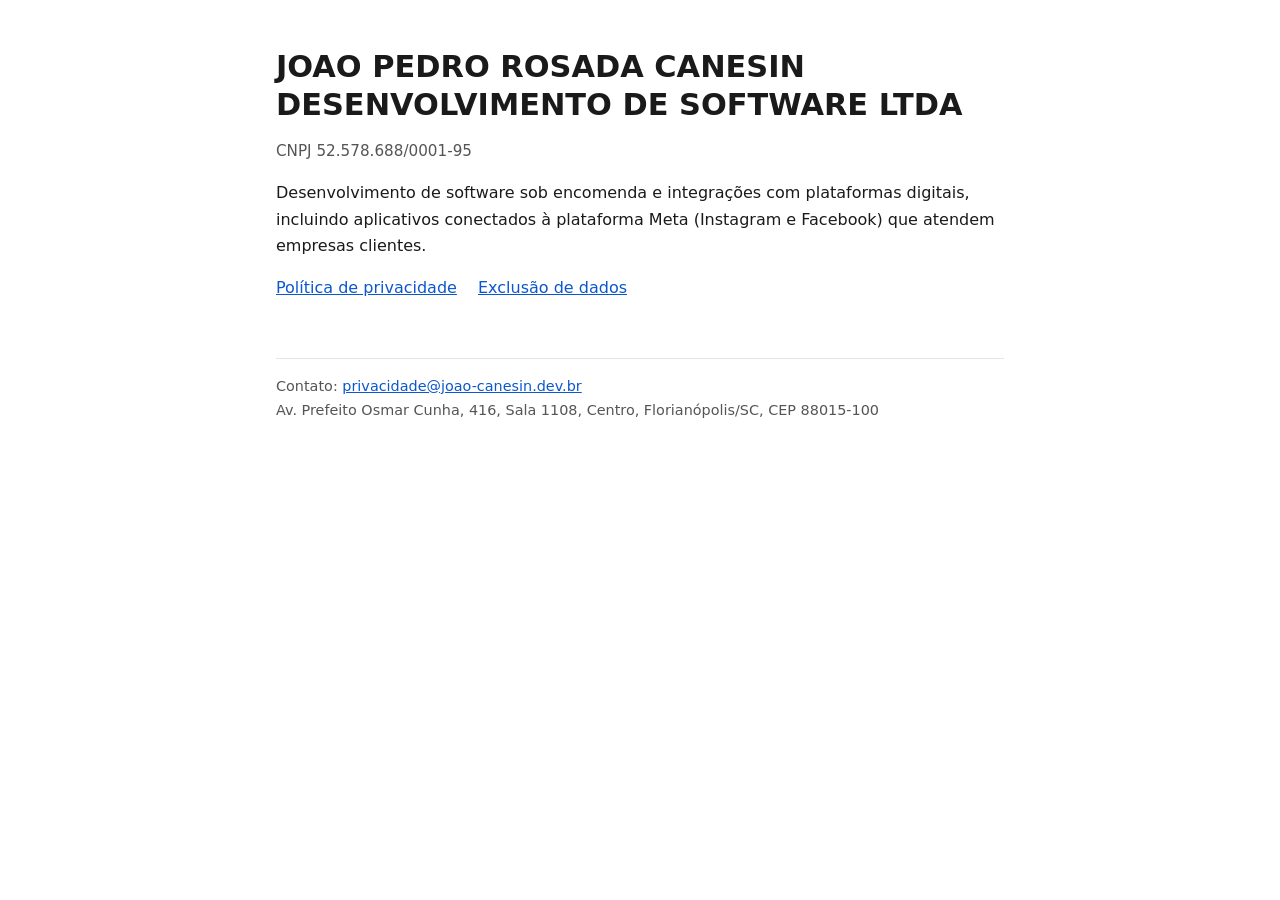
<file: index.html>
<!doctype html>
<html lang="pt-BR">
<head>
<meta charset="utf-8">
<meta name="viewport" content="width=device-width, initial-scale=1">
<title>JOAO PEDRO ROSADA CANESIN DESENVOLVIMENTO DE SOFTWARE LTDA</title>
<link rel="stylesheet" href="/style.css">
</head>
<body>
<main>
  <h1>JOAO PEDRO ROSADA CANESIN DESENVOLVIMENTO DE SOFTWARE LTDA</h1>
  <p class="muted">CNPJ 52.578.688/0001-95</p>
  <p>Desenvolvimento de software sob encomenda e integrações com plataformas digitais, incluindo
  aplicativos conectados à plataforma Meta (Instagram e Facebook) que atendem empresas clientes.</p>
  <nav>
    <a href="/privacidade/">Política de privacidade</a>
    <a href="/exclusao-de-dados/">Exclusão de dados</a>
  </nav>
  <footer>Contato: <a href="mailto:privacidade@joao-canesin.dev.br">privacidade@joao-canesin.dev.br</a><br>Av. Prefeito Osmar Cunha, 416, Sala 1108, Centro, Florianópolis/SC, CEP 88015-100</footer>
</main>
</body>
</html>
</file>
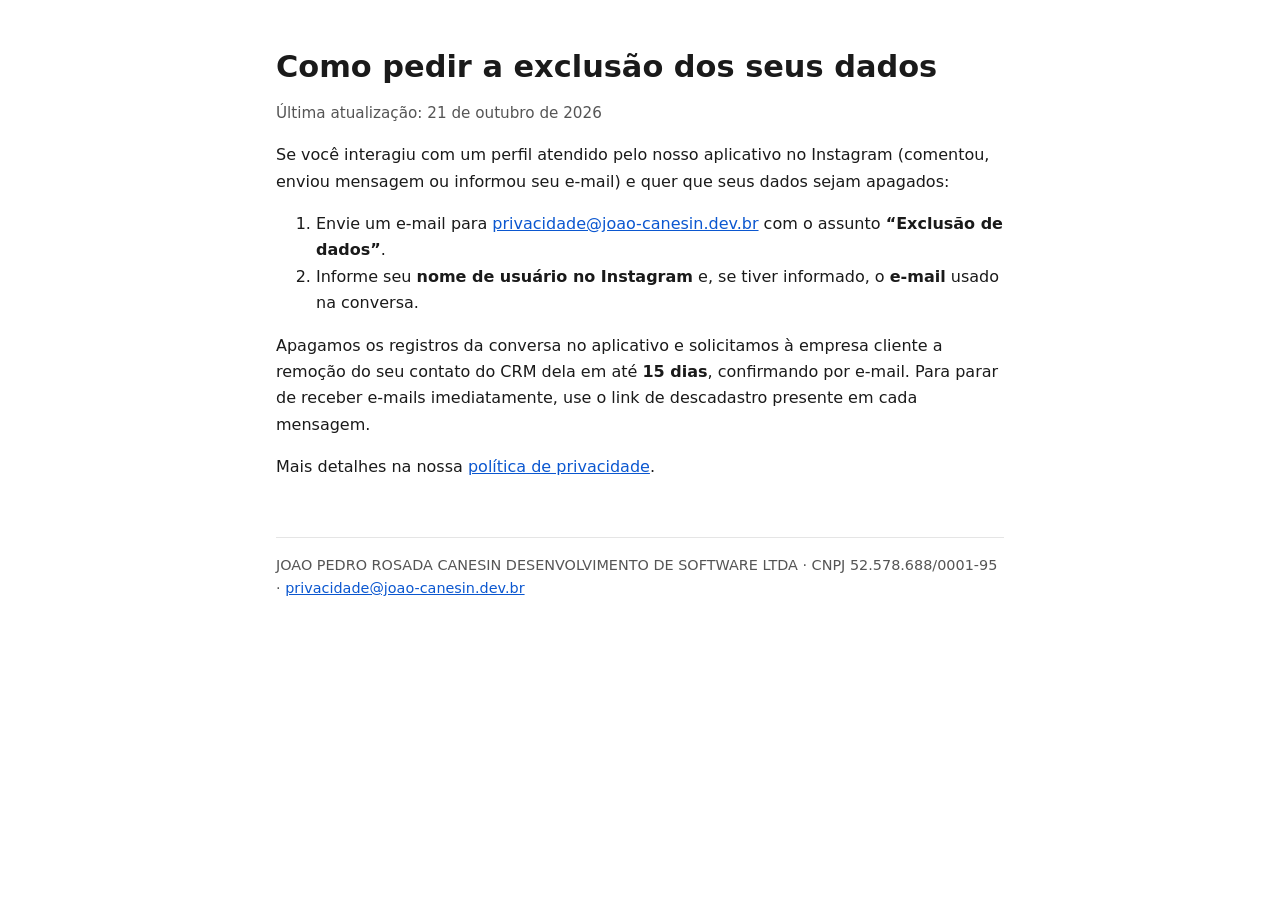
<file: exclusao-de-dados/index.html>
<!doctype html>
<html lang="pt-BR">
<head>
<meta charset="utf-8">
<meta name="viewport" content="width=device-width, initial-scale=1">
<title>Exclusão de dados</title>
<link rel="stylesheet" href="/style.css">
</head>
<body>
<main>
  <h1>Como pedir a exclusão dos seus dados</h1>
  <p class="muted">Última atualização: 21 de outubro de 2026</p>

  <p>Se você interagiu com um perfil atendido pelo nosso aplicativo no Instagram (comentou, enviou
  mensagem ou informou seu e-mail) e quer que seus dados sejam apagados:</p>
  <ol>
    <li>Envie um e-mail para <a href="mailto:privacidade@joao-canesin.dev.br?subject=Exclus%C3%A3o%20de%20dados">privacidade@joao-canesin.dev.br</a>
    com o assunto <strong>“Exclusão de dados”</strong>.</li>
    <li>Informe seu <strong>nome de usuário no Instagram</strong> e, se tiver informado, o
    <strong>e-mail</strong> usado na conversa.</li>
  </ol>
  <p>Apagamos os registros da conversa no aplicativo e solicitamos à empresa cliente a remoção do seu
  contato do CRM dela em até <strong>15 dias</strong>, confirmando por e-mail. Para parar de receber
  e-mails imediatamente, use o link de descadastro presente em cada mensagem.</p>
  <p>Mais detalhes na nossa <a href="/privacidade/">política de privacidade</a>.</p>

  <footer>JOAO PEDRO ROSADA CANESIN DESENVOLVIMENTO DE SOFTWARE LTDA · CNPJ 52.578.688/0001-95 · <a href="mailto:privacidade@joao-canesin.dev.br">privacidade@joao-canesin.dev.br</a></footer>
</main>
</body>
</html>
</file>
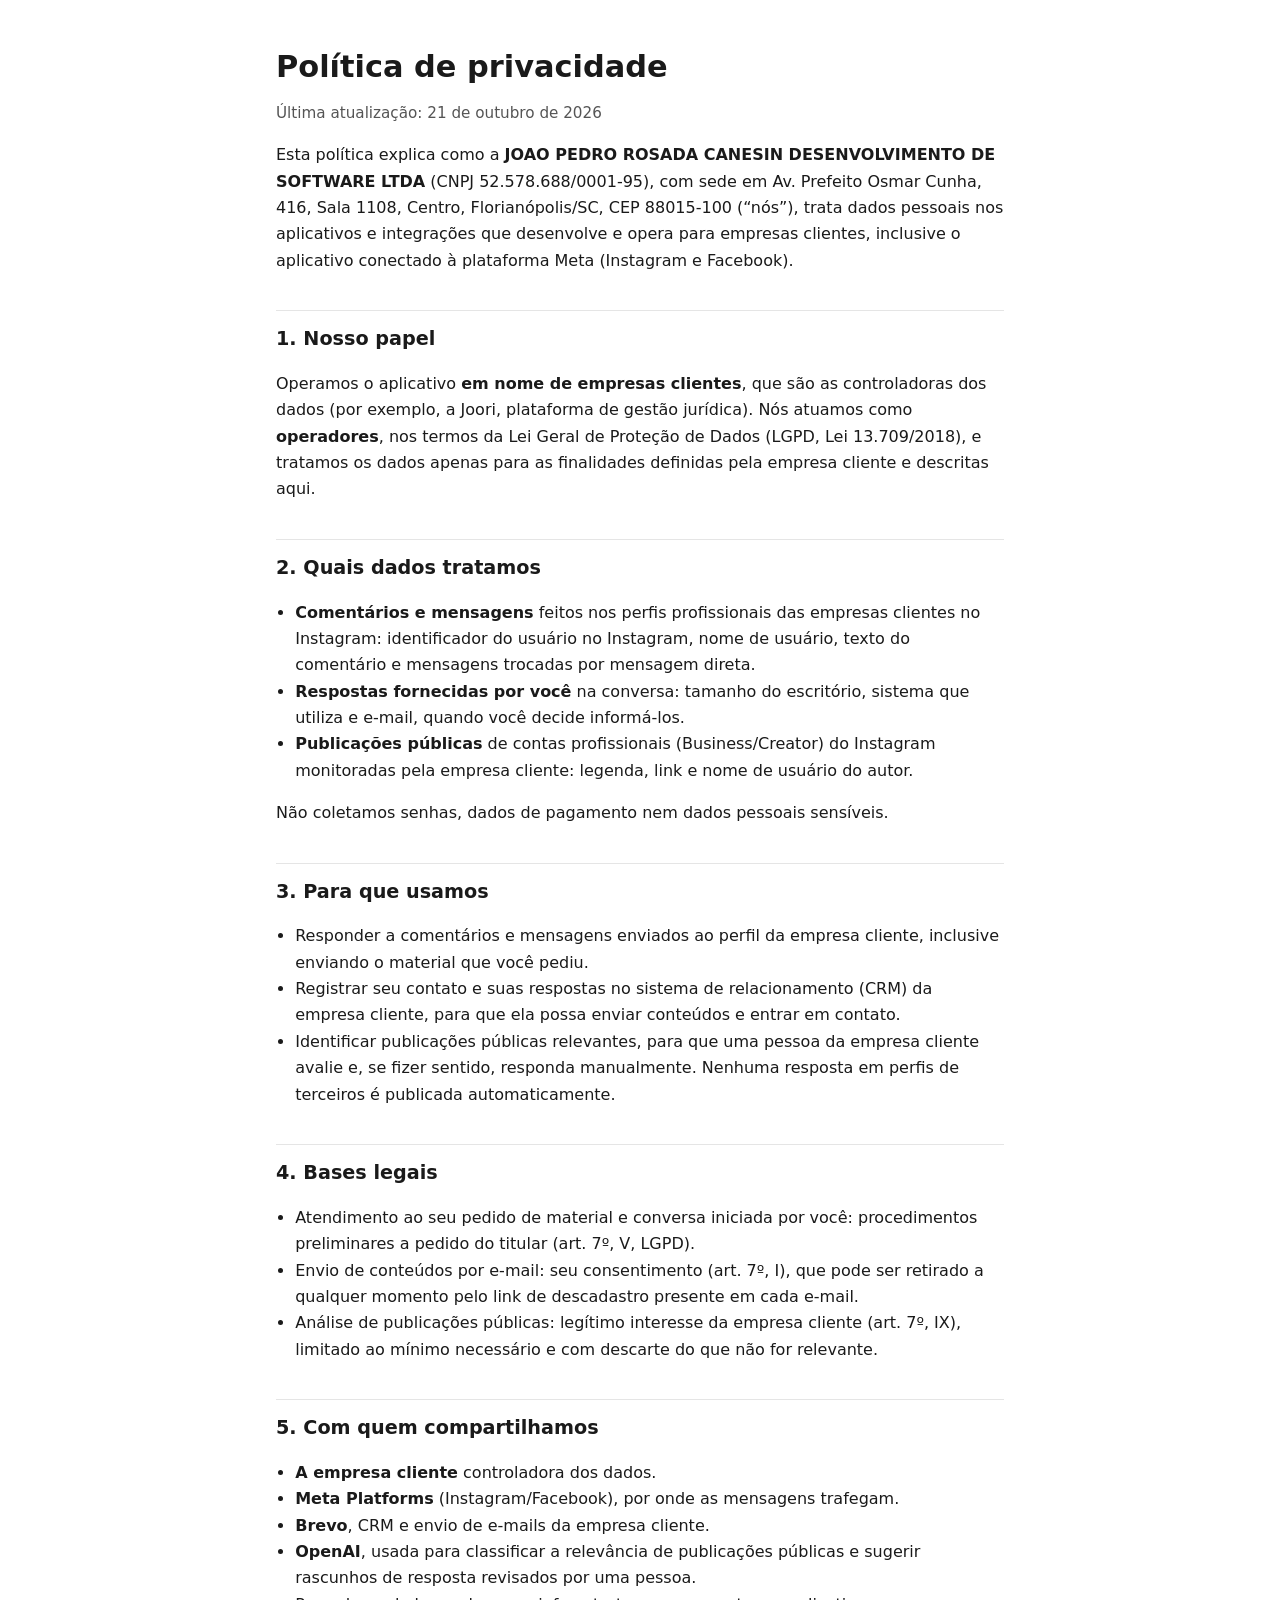
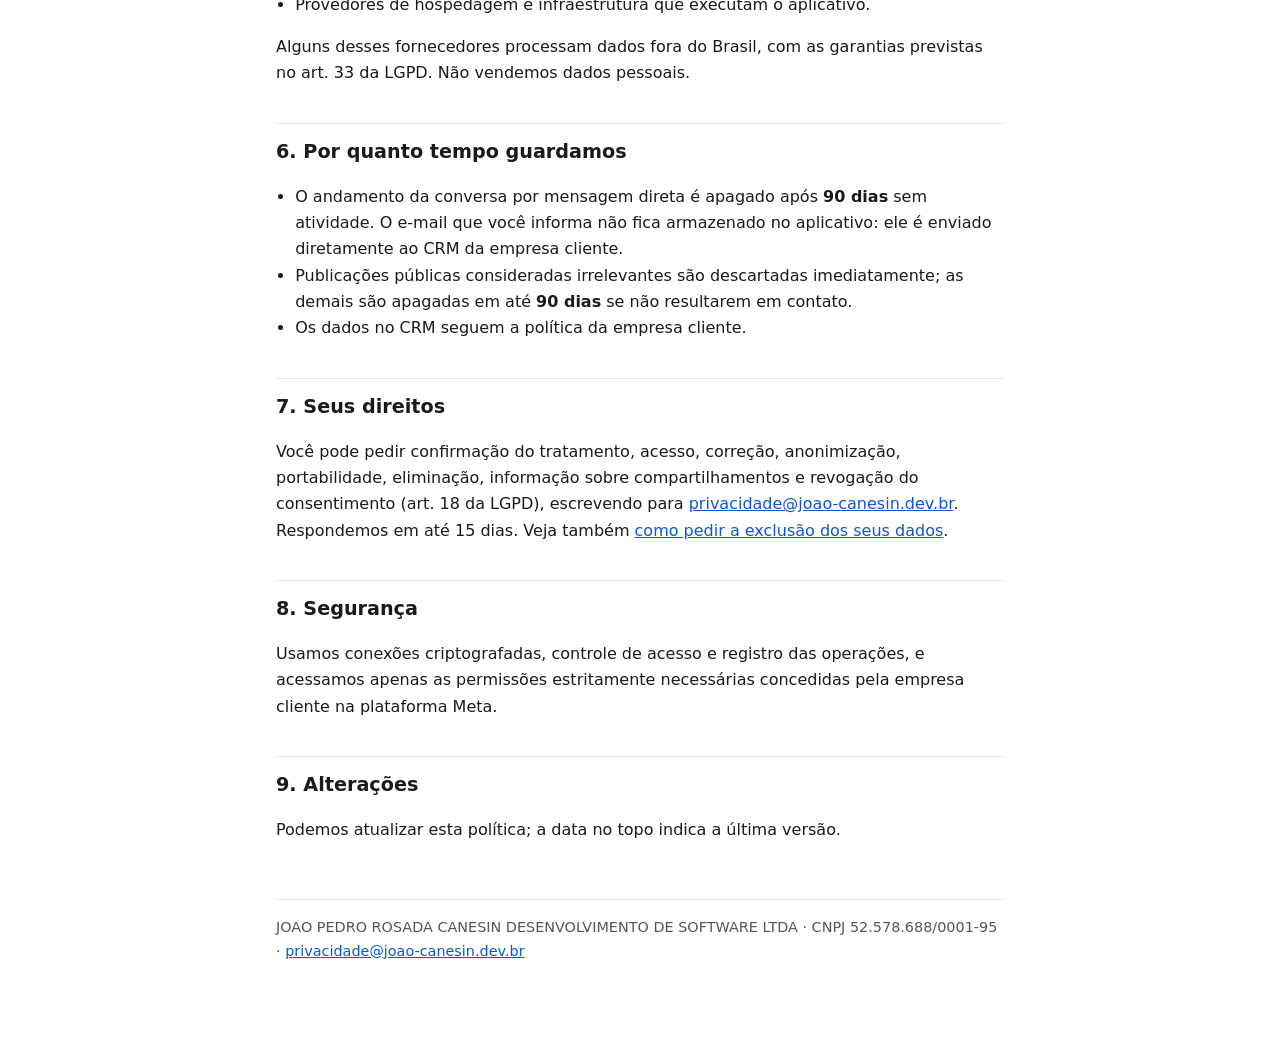
<file: privacidade/index.html>
<!doctype html>
<html lang="pt-BR">
<head>
<meta charset="utf-8">
<meta name="viewport" content="width=device-width, initial-scale=1">
<title>Política de privacidade</title>
<link rel="stylesheet" href="/style.css">
</head>
<body>
<main>
  <h1>Política de privacidade</h1>
  <p class="muted">Última atualização: 21 de outubro de 2026</p>

  <p>Esta política explica como a <strong>JOAO PEDRO ROSADA CANESIN DESENVOLVIMENTO DE SOFTWARE LTDA</strong> (CNPJ 52.578.688/0001-95), com sede em
  Av. Prefeito Osmar Cunha, 416, Sala 1108, Centro, Florianópolis/SC, CEP 88015-100 (“nós”), trata dados pessoais nos aplicativos e integrações que desenvolve e opera
  para empresas clientes, inclusive o aplicativo conectado à plataforma Meta (Instagram e Facebook).</p>

  <h2>1. Nosso papel</h2>
  <p>Operamos o aplicativo <strong>em nome de empresas clientes</strong>, que são as controladoras
  dos dados (por exemplo, a Joori, plataforma de gestão jurídica). Nós atuamos como
  <strong>operadores</strong>, nos termos da Lei Geral de Proteção de Dados (LGPD, Lei 13.709/2018),
  e tratamos os dados apenas para as finalidades definidas pela empresa cliente e descritas aqui.</p>

  <h2>2. Quais dados tratamos</h2>
  <ul>
    <li><strong>Comentários e mensagens</strong> feitos nos perfis profissionais das empresas clientes no
    Instagram: identificador do usuário no Instagram, nome de usuário, texto do comentário e mensagens
    trocadas por mensagem direta.</li>
    <li><strong>Respostas fornecidas por você</strong> na conversa: tamanho do escritório, sistema que
    utiliza e e-mail, quando você decide informá-los.</li>
    <li><strong>Publicações públicas</strong> de contas profissionais (Business/Creator) do Instagram
    monitoradas pela empresa cliente: legenda, link e nome de usuário do autor.</li>
  </ul>
  <p>Não coletamos senhas, dados de pagamento nem dados pessoais sensíveis.</p>

  <h2>3. Para que usamos</h2>
  <ul>
    <li>Responder a comentários e mensagens enviados ao perfil da empresa cliente, inclusive enviando o
    material que você pediu.</li>
    <li>Registrar seu contato e suas respostas no sistema de relacionamento (CRM) da empresa cliente,
    para que ela possa enviar conteúdos e entrar em contato.</li>
    <li>Identificar publicações públicas relevantes, para que uma pessoa da empresa cliente avalie e,
    se fizer sentido, responda manualmente. Nenhuma resposta em perfis de terceiros é publicada
    automaticamente.</li>
  </ul>

  <h2>4. Bases legais</h2>
  <ul>
    <li>Atendimento ao seu pedido de material e conversa iniciada por você: procedimentos preliminares
    a pedido do titular (art. 7º, V, LGPD).</li>
    <li>Envio de conteúdos por e-mail: seu consentimento (art. 7º, I), que pode ser retirado a qualquer
    momento pelo link de descadastro presente em cada e-mail.</li>
    <li>Análise de publicações públicas: legítimo interesse da empresa cliente (art. 7º, IX), limitado
    ao mínimo necessário e com descarte do que não for relevante.</li>
  </ul>

  <h2>5. Com quem compartilhamos</h2>
  <ul>
    <li><strong>A empresa cliente</strong> controladora dos dados.</li>
    <li><strong>Meta Platforms</strong> (Instagram/Facebook), por onde as mensagens trafegam.</li>
    <li><strong>Brevo</strong>, CRM e envio de e-mails da empresa cliente.</li>
    <li><strong>OpenAI</strong>, usada para classificar a relevância de publicações públicas e sugerir
    rascunhos de resposta revisados por uma pessoa.</li>
    <li>Provedores de hospedagem e infraestrutura que executam o aplicativo.</li>
  </ul>
  <p>Alguns desses fornecedores processam dados fora do Brasil, com as garantias previstas no art. 33
  da LGPD. Não vendemos dados pessoais.</p>

  <h2>6. Por quanto tempo guardamos</h2>
  <ul>
    <li>O andamento da conversa por mensagem direta é apagado após <strong>90 dias</strong> sem
    atividade. O e-mail que você informa não fica armazenado no aplicativo: ele é enviado diretamente
    ao CRM da empresa cliente.</li>
    <li>Publicações públicas consideradas irrelevantes são descartadas imediatamente; as demais são
    apagadas em até <strong>90 dias</strong> se não resultarem em contato.</li>
    <li>Os dados no CRM seguem a política da empresa cliente.</li>
  </ul>

  <h2>7. Seus direitos</h2>
  <p>Você pode pedir confirmação do tratamento, acesso, correção, anonimização, portabilidade,
  eliminação, informação sobre compartilhamentos e revogação do consentimento (art. 18 da LGPD),
  escrevendo para <a href="mailto:privacidade@joao-canesin.dev.br">privacidade@joao-canesin.dev.br</a>. Respondemos em até 15 dias. Veja também
  <a href="/exclusao-de-dados/">como pedir a exclusão dos seus dados</a>.</p>

  <h2>8. Segurança</h2>
  <p>Usamos conexões criptografadas, controle de acesso e registro das operações, e acessamos apenas
  as permissões estritamente necessárias concedidas pela empresa cliente na plataforma Meta.</p>

  <h2>9. Alterações</h2>
  <p>Podemos atualizar esta política; a data no topo indica a última versão.</p>

  <footer>JOAO PEDRO ROSADA CANESIN DESENVOLVIMENTO DE SOFTWARE LTDA · CNPJ 52.578.688/0001-95 · <a href="mailto:privacidade@joao-canesin.dev.br">privacidade@joao-canesin.dev.br</a></footer>
</main>
</body>
</html>
</file>
<file: style.css>
:root { --fg: #1a1a1a; --muted: #555; --bg: #fff; --line: #e5e5e5; --link: #0b57d0; }
@media (prefers-color-scheme: dark) {
  :root { --fg: #ececec; --muted: #a8a8a8; --bg: #121212; --line: #2a2a2a; --link: #8ab4f8; }
}
* { box-sizing: border-box; }
body { margin: 0; background: var(--bg); color: var(--fg);
  font: 16px/1.65 system-ui, -apple-system, "Segoe UI", Roboto, sans-serif; }
main { max-width: 760px; margin: 0 auto; padding: 48px 16px 80px; }
h1 { font-size: 1.9rem; line-height: 1.25; margin: 0 0 8px; }
h2 { font-size: 1.2rem; margin: 36px 0 8px; padding-top: 12px; border-top: 1px solid var(--line); }
p, li { color: var(--fg); } .muted { color: var(--muted); font-size: .95rem; }
a { color: var(--link); } ul { padding-left: 1.2rem; }
footer { margin-top: 56px; padding-top: 16px; border-top: 1px solid var(--line); color: var(--muted); font-size: .9rem; }
nav a { margin-right: 16px; }
</file>
